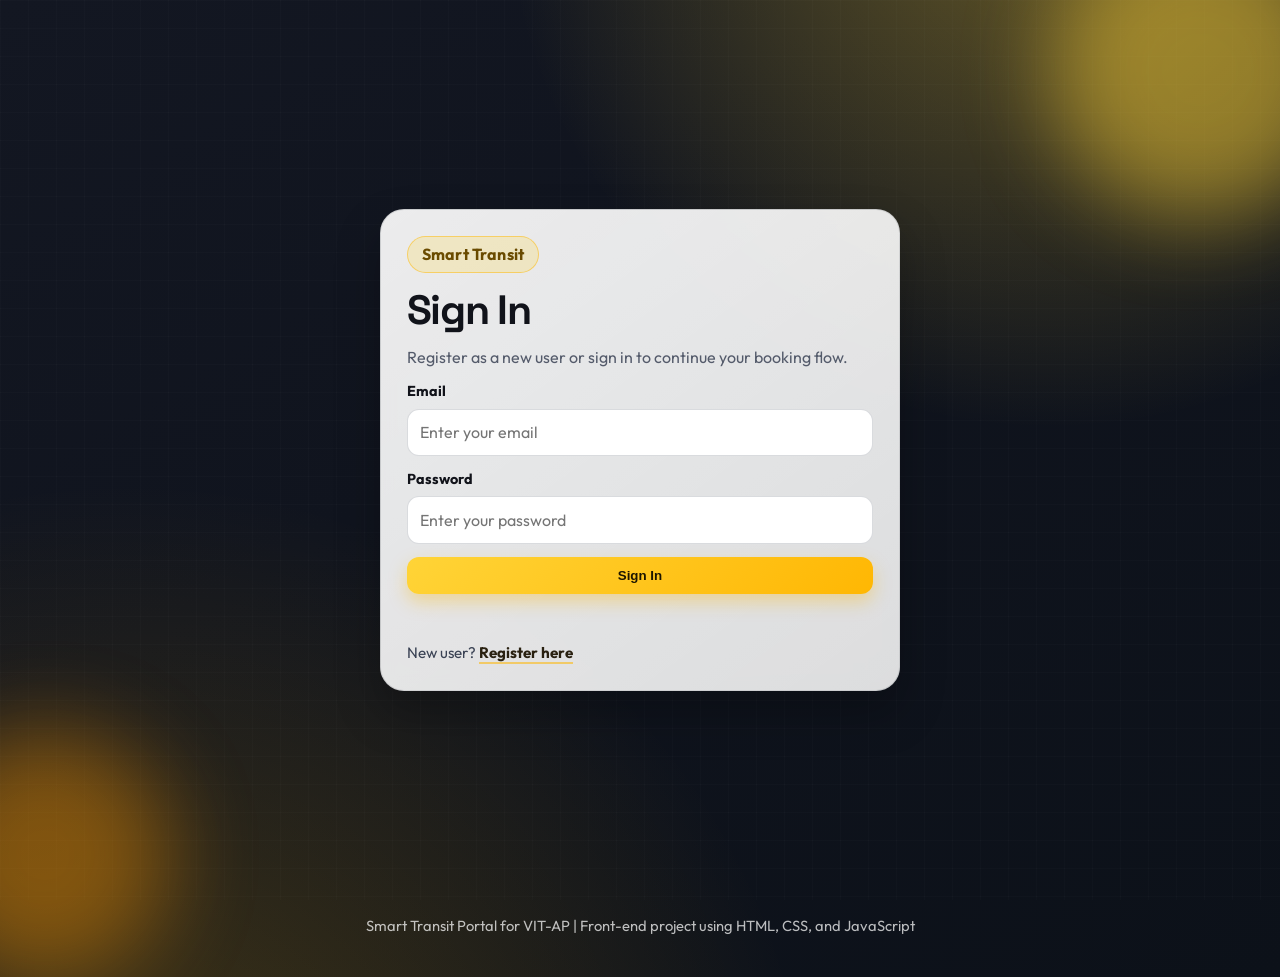
<file: index.html>
<!DOCTYPE html>
<html lang="en">
<head>
  <meta charset="UTF-8">
  <meta name="viewport" content="width=device-width, initial-scale=1.0">
  <title>Smart Transit Portal | VIT-AP</title>
  <meta name="description" content="Smart travel planner from VIT-AP with sign in, trip setup, and transport mode selection.">
  <link rel="preconnect" href="https://fonts.googleapis.com">
  <link rel="preconnect" href="https://fonts.gstatic.com" crossorigin>
  <link href="https://fonts.googleapis.com/css2?family=Outfit:wght@400;500;600;700&family=Space+Grotesk:wght@600;700&display=swap" rel="stylesheet">
  <link rel="stylesheet" href="styles.css">
</head>
<body>
  <div class="bg-orb orb-1" aria-hidden="true"></div>
  <div class="bg-orb orb-2" aria-hidden="true"></div>
  <div class="bg-grid" aria-hidden="true"></div>

  <main class="container auth-page-wrap">
    <section class="auth-page-card" aria-label="User sign in">
      <p class="eyebrow">Smart Transit</p>
      <h1>Sign In</h1>
      <p class="subtitle">Register as a new user or sign in to continue your booking flow.</p>

      <form id="signin-form" class="auth-form">
        <div class="form-group">
          <label for="signin-email">Email</label>
          <input id="signin-email" type="email" placeholder="Enter your email" required>
        </div>
        <div class="form-group">
          <label for="signin-password">Password</label>
          <input id="signin-password" type="password" placeholder="Enter your password" required>
        </div>
        <button type="submit" class="primary-btn">Sign In</button>
        <p id="signin-message" class="form-message" aria-live="polite"></p>
      </form>

      <p class="form-link-row">New user? <a href="signup.html">Register here</a></p>
    </section>
  </main>

  <footer class="container footer">
    <p>Smart Transit Portal for VIT-AP | Front-end project using HTML, CSS, and JavaScript</p>
  </footer>

  <script src="script.js"></script>
</body>
</html>
</file>
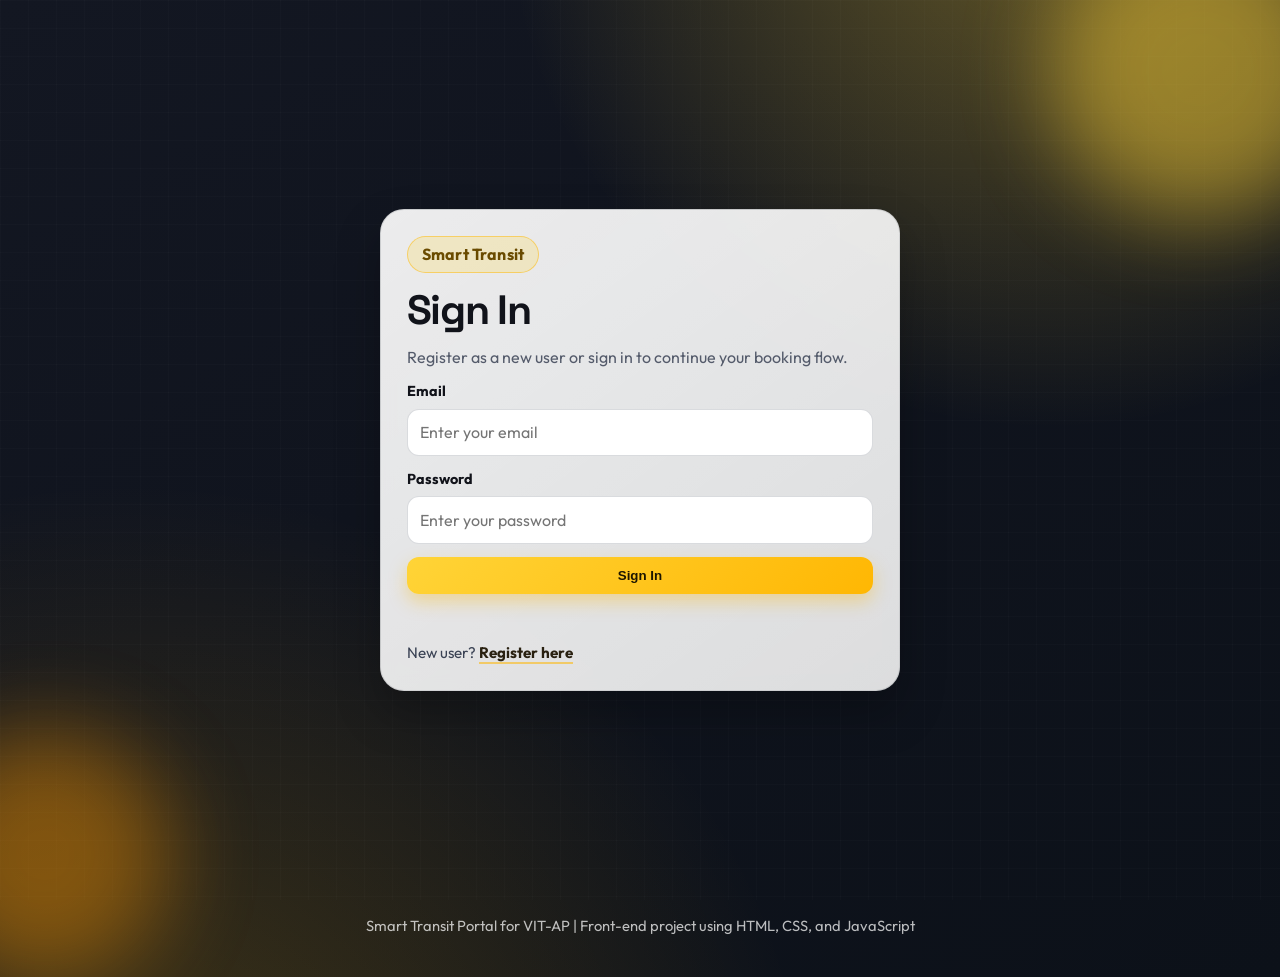
<file: dashboard.html>
<!DOCTYPE html>
<html lang="en">
<head>
  <meta charset="UTF-8">
  <meta name="viewport" content="width=device-width, initial-scale=1.0">
  <title>Dashboard | Smart Transit Portal</title>
  <meta name="description" content="Planner dashboard for routes from VIT-AP with sorting and mode selection.">
  <link rel="preconnect" href="https://fonts.googleapis.com">
  <link rel="preconnect" href="https://fonts.gstatic.com" crossorigin>
  <link href="https://fonts.googleapis.com/css2?family=Outfit:wght@400;500;600;700&family=Space+Grotesk:wght@600;700&display=swap" rel="stylesheet">
  <link rel="stylesheet" href="styles.css">
</head>
<body>
  <div class="bg-orb orb-1" aria-hidden="true"></div>
  <div class="bg-orb orb-2" aria-hidden="true"></div>
  <div class="bg-grid" aria-hidden="true"></div>

  <header class="container dashboard-top">
    <p class="eyebrow">Smart Transit Dashboard</p>
    <div class="session-row">
      <p id="session-badge" class="session-badge">Signed in as user</p>
      <button id="logout-btn" type="button" class="secondary-btn">Logout</button>
    </div>
  </header>

  <main class="container dashboard-layout">
    <section class="planner-panel" id="planner" aria-label="Trip planner">
      <h2>Trip Planner</h2>
      <div class="selector-grid">
        <div class="form-group">
          <label for="source-select">Present Place</label>
          <select id="source-select">
            <option value="">Choose source</option>
            <option value="Vijayawada Bus Stand">Vijayawada Bus Stand</option>
            <option value="Vijayawada Railway Station">Vijayawada Railway Station</option>
            <option value="Vijayawada Airport">Vijayawada Airport</option>
            <option value="VIT-AP University">VIT-AP University</option>
            <option value="Mangalagiri">Mangalagiri</option>
          </select>
        </div>

        <div class="form-group">
          <label for="destination-select">Required Destination</label>
          <select id="destination-select">
            <option value="">Choose destination</option>
            <option value="VIT-AP University">VIT-AP University</option>
            <option value="Vijayawada Bus Stand">Vijayawada Bus Stand</option>
            <option value="Vijayawada Railway Station">Vijayawada Railway Station</option>
            <option value="Vijayawada Airport">Vijayawada Airport</option>
            <option value="Mangalagiri">Mangalagiri</option>
          </select>
        </div>
      </div>

      <div class="action-row">
        <button type="button" id="show-modes" class="primary-btn">Show Available Modes</button>
        <button type="button" id="swap-route" class="secondary-btn">Swap Source / Destination</button>
        <button type="button" id="reset-planner" class="secondary-btn">Reset Planner</button>
      </div>

      <p id="planner-message" class="form-message" aria-live="polite"></p>

      <div class="sort-row">
        <label for="sort-select">Sort available modes:</label>
        <select id="sort-select">
          <option value="recommended">Recommended</option>
          <option value="lowest-fare">Lowest Fare</option>
          <option value="fastest-time">Fastest Time</option>
        </select>
      </div>

      <section>
        <h3>Available Modes Of Transport</h3>
        <div id="mode-list" class="modes-grid" aria-live="polite"></div>
      </section>
    </section>
  </main>

  <footer class="container footer">
    <p>Smart Transit Portal for VIT-AP | Front-end project using HTML, CSS, and JavaScript</p>
  </footer>

  <script src="dashboard.js"></script>
</body>
</html>
</file>
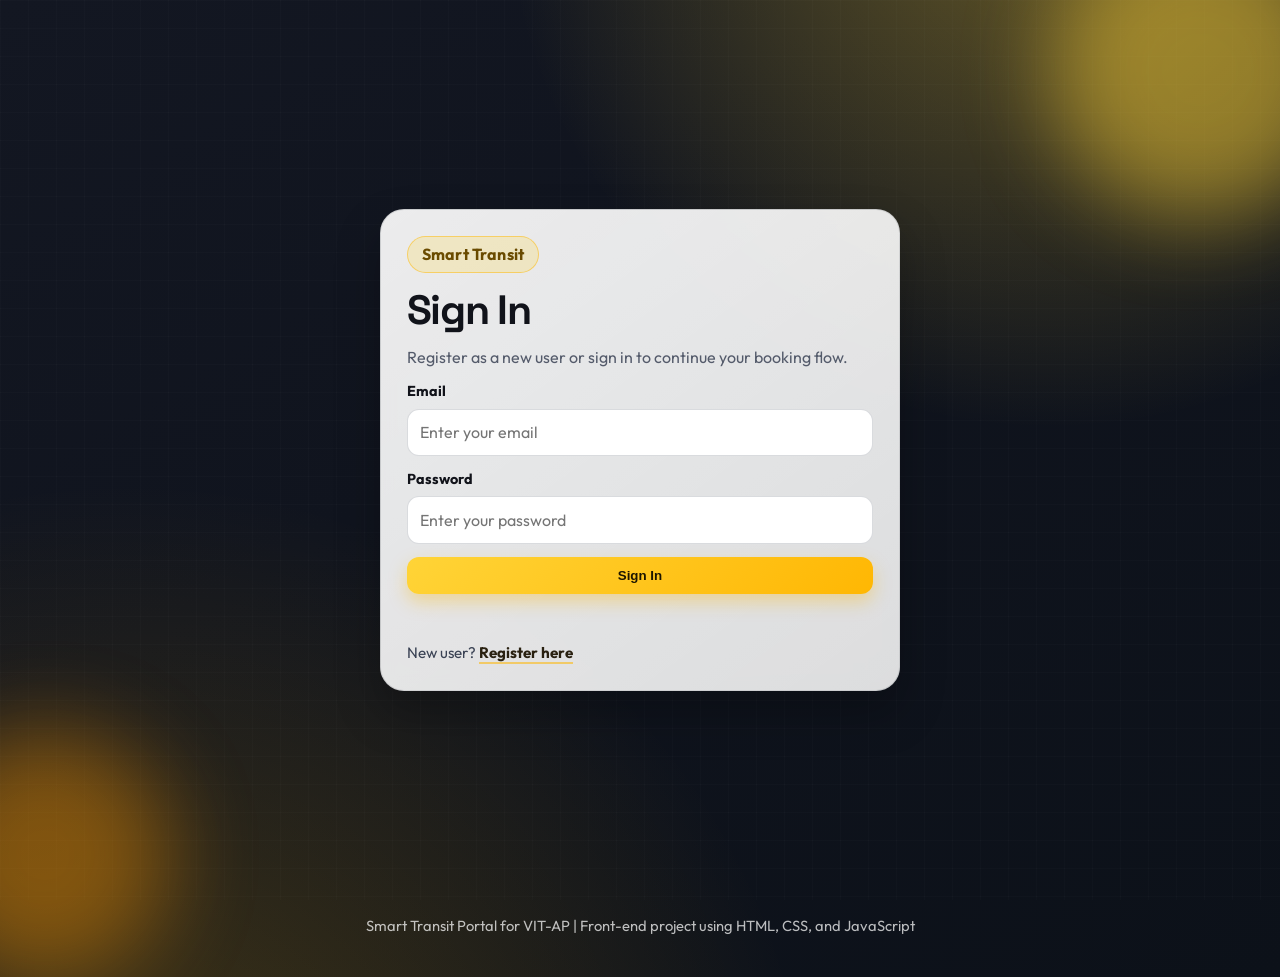
<file: payment.html>
<!DOCTYPE html>
<html lang="en">
<head>
  <meta charset="UTF-8">
  <meta name="viewport" content="width=device-width, initial-scale=1.0">
  <title>Payment | Smart Transit Portal</title>
  <meta name="description" content="Choose a payment type and confirm your transport booking.">
  <link rel="preconnect" href="https://fonts.googleapis.com">
  <link rel="preconnect" href="https://fonts.gstatic.com" crossorigin>
  <link href="https://fonts.googleapis.com/css2?family=Outfit:wght@400;500;600;700&family=Space+Grotesk:wght@600;700&display=swap" rel="stylesheet">
  <link rel="stylesheet" href="styles.css">
</head>
<body>
  <div class="bg-orb orb-1" aria-hidden="true"></div>
  <div class="bg-orb orb-2" aria-hidden="true"></div>
  <div class="bg-grid" aria-hidden="true"></div>

  <main class="container payment-layout">
    <section class="planner-panel">
      <p class="eyebrow">Final Step</p>
      <h1>Choose Payment Type</h1>
      <p class="subtitle">Select your payment option to confirm ride booking.</p>

      <section id="booking-summary" class="selected-transport"></section>

      <h3>Payment Scenarios</h3>
      <div id="payment-options" class="payment-grid"></div>
      <p id="payment-message" class="form-message" aria-live="polite"></p>

      <div class="action-row payment-actions">
        <button id="confirm-payment" type="button" class="primary-btn">Confirm Booking</button>
        <button id="back-dashboard" type="button" class="secondary-btn">Back To Dashboard</button>
      </div>

      <section id="ride-status" class="ride-status hidden" aria-live="polite">
        <h3>Live Ride Status</h3>
        <ul id="status-list" class="status-list"></ul>
      </section>
    </section>
  </main>

  <script src="payment.js"></script>
</body>
</html>
</file>
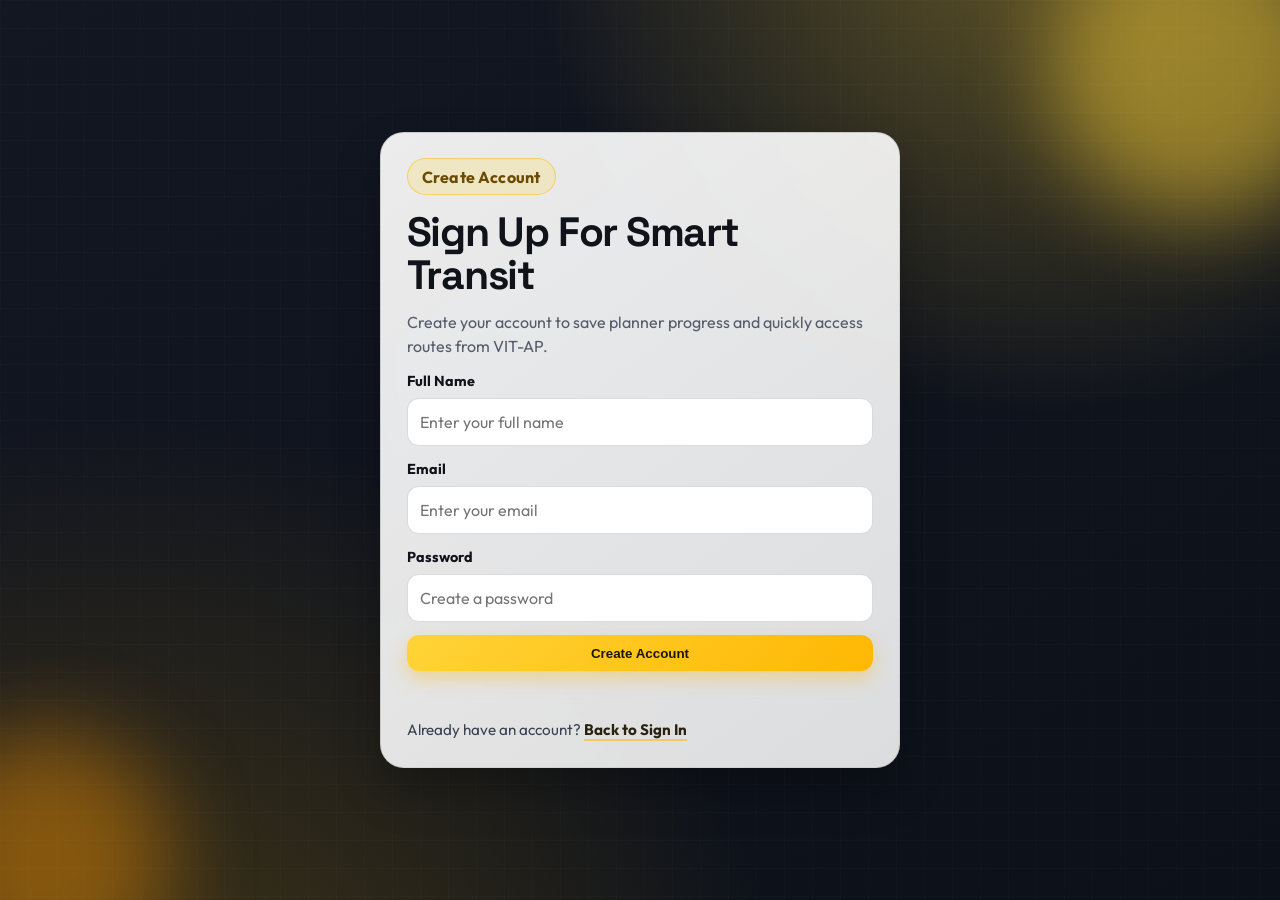
<file: signup.html>
<!DOCTYPE html>
<html lang="en">
<head>
  <meta charset="UTF-8">
  <meta name="viewport" content="width=device-width, initial-scale=1.0">
  <title>Sign Up | Smart Transit Portal</title>
  <meta name="description" content="Create your Smart Transit account for VIT-AP route planning.">
  <link rel="preconnect" href="https://fonts.googleapis.com">
  <link rel="preconnect" href="https://fonts.gstatic.com" crossorigin>
  <link href="https://fonts.googleapis.com/css2?family=Outfit:wght@400;500;600;700&family=Space+Grotesk:wght@600;700&display=swap" rel="stylesheet">
  <link rel="stylesheet" href="styles.css">
</head>
<body>
  <div class="bg-orb orb-1" aria-hidden="true"></div>
  <div class="bg-orb orb-2" aria-hidden="true"></div>
  <div class="bg-grid" aria-hidden="true"></div>

  <main class="container auth-page-wrap">
    <section class="auth-page-card" aria-label="User sign up">
      <p class="eyebrow">Create Account</p>
      <h1>Sign Up For Smart Transit</h1>
      <p class="subtitle">Create your account to save planner progress and quickly access routes from VIT-AP.</p>

      <form id="signup-form" class="auth-form">
        <div class="form-group">
          <label for="signup-name">Full Name</label>
          <input id="signup-name" type="text" placeholder="Enter your full name" required>
        </div>
        <div class="form-group">
          <label for="signup-email">Email</label>
          <input id="signup-email" type="email" placeholder="Enter your email" required>
        </div>
        <div class="form-group">
          <label for="signup-password">Password</label>
          <input id="signup-password" type="password" placeholder="Create a password" required>
        </div>
        <button type="submit" class="primary-btn">Create Account</button>
        <p id="signup-message" class="form-message" aria-live="polite"></p>
      </form>

      <p class="form-link-row">Already have an account? <a href="index.html">Back to Sign In</a></p>
    </section>
  </main>

  <script src="signup.js"></script>
</body>
</html>
</file>
<file: styles.css>
:root {
  --bg: #0f1115;
  --surface: rgba(255, 255, 255, 0.92);
  --surface-2: rgba(255, 255, 255, 0.86);
  --text: #11131a;
  --muted: #545b6b;
  --accent: #ffd437;
  --accent-2: #ffb703;
  --brand-dark: #1b1f2a;
  --ok: #1ea164;
  --border: rgba(18, 24, 37, 0.12);
  --shadow: 0 22px 45px rgba(0, 0, 0, 0.25);
  --card-shadow: 0 12px 24px rgba(17, 20, 28, 0.12);
}

* {
  box-sizing: border-box;
}

body {
  margin: 0;
  font-family: "Outfit", sans-serif;
  color: var(--text);
  min-height: 100vh;
  line-height: 1.5;
  overflow-x: hidden;
  background:
    radial-gradient(circle at 82% -12%, rgba(255, 212, 55, 0.35), transparent 36%),
    radial-gradient(circle at 10% 120%, rgba(254, 183, 3, 0.22), transparent 42%),
    linear-gradient(150deg, #131722 0%, #10141e 42%, #0c1119 100%);
}

h1,
h2,
h3 {
  font-family: "Space Grotesk", sans-serif;
}

.container {
  width: min(1120px, 92vw);
  margin: 0 auto;
}

.bg-grid {
  position: fixed;
  inset: 0;
  z-index: -3;
  pointer-events: none;
  opacity: 0.32;
  background-image:
    linear-gradient(to right, rgba(255, 255, 255, 0.06) 1px, transparent 1px),
    linear-gradient(to bottom, rgba(255, 255, 255, 0.06) 1px, transparent 1px);
  background-size: 28px 28px;
}

.bg-orb {
  position: fixed;
  z-index: -2;
  border-radius: 50%;
  filter: blur(44px);
  opacity: 0.55;
  pointer-events: none;
  animation: floatOrb 10s ease-in-out infinite alternate;
}

.orb-1 {
  width: 300px;
  height: 300px;
  top: -80px;
  right: -70px;
  background: rgba(255, 212, 55, 0.85);
}

.orb-2 {
  width: 250px;
  height: 250px;
  bottom: -80px;
  left: -80px;
  background: rgba(255, 153, 0, 0.75);
}

.dashboard-top {
  padding-top: 2rem;
  display: flex;
  justify-content: space-between;
  align-items: center;
  gap: 0.8rem;
}

.dashboard-layout {
  padding: 1rem 0 1.4rem;
}

.session-row {
  display: flex;
  align-items: center;
  gap: 0.6rem;
}

.session-badge {
  margin: 0;
  border: 1px solid rgba(255, 212, 55, 0.55);
  border-radius: 999px;
  background: rgba(255, 248, 211, 0.97);
  padding: 0.45rem 0.8rem;
  font-size: 0.9rem;
  font-weight: 600;
}

.layout {
  padding: 2.8rem 0 1.4rem;
  display: grid;
  grid-template-columns: 1.1fr 1fr;
  gap: 1.1rem;
}

.home-panel,
.planner-panel,
.auth-page-card {
  background: linear-gradient(145deg, var(--surface) 0%, var(--surface-2) 100%);
  border: 1px solid var(--border);
  border-radius: 24px;
  padding: clamp(1rem, 2vw, 1.6rem);
  box-shadow: var(--shadow);
  backdrop-filter: blur(8px);
}

.eyebrow {
  margin: 0;
  display: inline-block;
  background: rgba(255, 214, 53, 0.22);
  color: #6a4b00;
  border: 1px solid rgba(255, 186, 8, 0.5);
  border-radius: 999px;
  font-weight: 700;
  letter-spacing: 0.01em;
  padding: 0.35rem 0.9rem;
}

h1 {
  margin: 1rem 0 0.8rem;
  font-size: clamp(2rem, 3.2vw, 3rem);
  line-height: 1.05;
  letter-spacing: -0.03em;
}

.subtitle {
  margin: 0;
  color: var(--muted);
  max-width: 60ch;
}

.auth-form {
  margin-top: 0.8rem;
  display: grid;
  gap: 0.82rem;
}

.form-group {
  display: grid;
  gap: 0.34rem;
}

label {
  font-size: 0.9rem;
  font-weight: 700;
}

input,
select {
  border: 1px solid rgba(24, 32, 49, 0.16);
  border-radius: 12px;
  padding: 0.68rem 0.78rem;
  font: inherit;
  color: var(--text);
  background: #ffffff;
  transition: border-color 0.2s ease, box-shadow 0.2s ease, transform 0.2s ease;
}

input:hover,
select:hover {
  transform: translateY(-1px);
}

input:focus,
select:focus {
  outline: none;
  border-color: rgba(255, 183, 3, 0.9);
  box-shadow: 0 0 0 3px rgba(255, 212, 55, 0.28);
}

.primary-btn,
.secondary-btn,
.choose-btn,
.payment-card {
  transition: transform 0.2s ease, box-shadow 0.2s ease, filter 0.2s ease, border-color 0.2s ease;
}

.primary-btn {
  border: 0;
  background: linear-gradient(135deg, var(--accent) 0%, var(--accent-2) 100%);
  color: #1d1600;
  border-radius: 12px;
  padding: 0.68rem 1rem;
  font-weight: 800;
  cursor: pointer;
  box-shadow: 0 8px 18px rgba(255, 183, 3, 0.34);
}

.primary-btn:hover {
  transform: translateY(-2px);
  filter: saturate(1.04);
}

.primary-btn:disabled {
  cursor: not-allowed;
  opacity: 0.7;
  transform: none;
}

.secondary-btn {
  border: 1px solid rgba(23, 31, 46, 0.2);
  background: rgba(255, 255, 255, 0.9);
  color: var(--brand-dark);
  border-radius: 12px;
  padding: 0.68rem 1rem;
  font-weight: 700;
  cursor: pointer;
}

.secondary-btn:hover {
  transform: translateY(-2px);
  box-shadow: var(--card-shadow);
}

.form-message {
  margin: 0;
  color: #374255;
  font-size: 0.92rem;
  min-height: 1.2rem;
}

.selector-grid {
  display: grid;
  grid-template-columns: 1fr 1fr;
  gap: 0.8rem;
  margin-bottom: 0.8rem;
}

.planner-panel h2 {
  margin-top: 0;
  margin-bottom: 0.7rem;
  font-size: clamp(1.5rem, 2vw, 2rem);
}

.planner-panel h3 {
  margin-top: 1rem;
  margin-bottom: 0.6rem;
}

.action-row {
  display: flex;
  flex-wrap: wrap;
  gap: 0.6rem;
}

.sort-row {
  margin-top: 0.8rem;
  display: flex;
  align-items: center;
  gap: 0.65rem;
}

.sort-row label {
  margin: 0;
}

.modes-grid,
.payment-grid,
.status-list {
  display: grid;
  gap: 0.8rem;
}

.route-card,
.payment-card,
.selected-transport,
.ride-status {
  border-radius: 16px;
  border: 1px solid rgba(27, 34, 49, 0.12);
  background: rgba(255, 255, 255, 0.95);
  box-shadow: var(--card-shadow);
}

.route-card {
  padding: 0.95rem;
  animation: fadeSlide 0.45s ease both;
}

.route-card h4 {
  margin: 0 0 0.55rem;
  text-transform: capitalize;
  font-size: 1.08rem;
}

.route-meta {
  margin: 0;
  display: grid;
  gap: 0.26rem;
  color: var(--muted);
  font-size: 0.94rem;
}

.choose-btn {
  margin-top: 0.75rem;
  border: 1px solid rgba(255, 183, 3, 0.72);
  background: #fff9df;
  color: #4e3900;
  border-radius: 10px;
  padding: 0.44rem 0.78rem;
  font-weight: 700;
  cursor: pointer;
}

.choose-btn:hover {
  transform: translateY(-1px);
  box-shadow: 0 8px 15px rgba(255, 183, 3, 0.2);
}

.selected-transport {
  margin-top: 0.95rem;
  padding: 0.95rem;
  border-left: 4px solid var(--accent-2);
}

.selected-transport h4 {
  margin: 0 0 0.45rem;
}

.selected-transport p {
  margin: 0.2rem 0;
}

.hidden {
  display: none;
}

.form-link-row {
  margin-bottom: 0;
  color: #3a4254;
  font-size: 0.95rem;
}

.form-link-row a {
  color: #2a2111;
  font-weight: 700;
  text-decoration: none;
  border-bottom: 2px solid rgba(255, 183, 3, 0.55);
}

.form-link-row a:hover {
  border-bottom-color: #ffb703;
}

.auth-page-wrap,
.payment-layout {
  min-height: 100vh;
  display: grid;
  place-items: center;
  padding: 2rem 0;
}

.auth-page-card {
  width: min(520px, 92vw);
}

.payment-grid {
  margin-top: 0.7rem;
  grid-template-columns: repeat(auto-fit, minmax(220px, 1fr));
}

.payment-card {
  text-align: left;
  padding: 0.95rem;
  cursor: pointer;
}

.payment-card:hover {
  transform: translateY(-2px);
  border-color: rgba(255, 183, 3, 0.75);
}

.payment-card h4 {
  margin: 0 0 0.45rem;
}

.payment-card p {
  margin: 0;
  color: var(--muted);
  font-size: 0.9rem;
}

.active-payment {
  border-color: rgba(255, 183, 3, 0.9);
  background: linear-gradient(155deg, #fffdf2 0%, #fff5cf 100%);
  transform: translateY(-2px);
}

.payment-actions {
  margin-top: 0.95rem;
}

.ride-status {
  margin-top: 1rem;
  padding: 0.95rem;
}

.ride-status h3 {
  margin: 0 0 0.65rem;
}

.status-list {
  list-style: none;
  margin: 0;
  padding: 0;
}

.status-item {
  border: 1px dashed rgba(18, 26, 40, 0.24);
  border-radius: 10px;
  padding: 0.55rem 0.75rem;
  color: #465069;
  background: #ffffff;
  opacity: 0.75;
}

.status-item.done {
  border-style: solid;
  border-color: rgba(30, 161, 100, 0.55);
  background: linear-gradient(145deg, #ebfff5 0%, #dbf8ea 100%);
  color: #11623b;
  opacity: 1;
}

.footer {
  padding-bottom: 1.6rem;
  color: rgba(255, 255, 255, 0.72);
  font-size: 0.92rem;
  text-align: center;
}

@keyframes fadeSlide {
  from {
    opacity: 0;
    transform: translateY(12px) scale(0.99);
  }
  to {
    opacity: 1;
    transform: translateY(0) scale(1);
  }
}

@keyframes floatOrb {
  from {
    transform: translateY(0) translateX(0);
  }
  to {
    transform: translateY(-14px) translateX(8px);
  }
}

@media (max-width: 920px) {
  .layout {
    grid-template-columns: 1fr;
  }

  .dashboard-top {
    flex-direction: column;
    align-items: flex-start;
  }
}

@media (max-width: 620px) {
  .selector-grid {
    grid-template-columns: 1fr;
  }

  .action-row,
  .sort-row {
    flex-direction: column;
    align-items: stretch;
  }

  .payment-grid {
    grid-template-columns: 1fr;
  }
}
</file>
